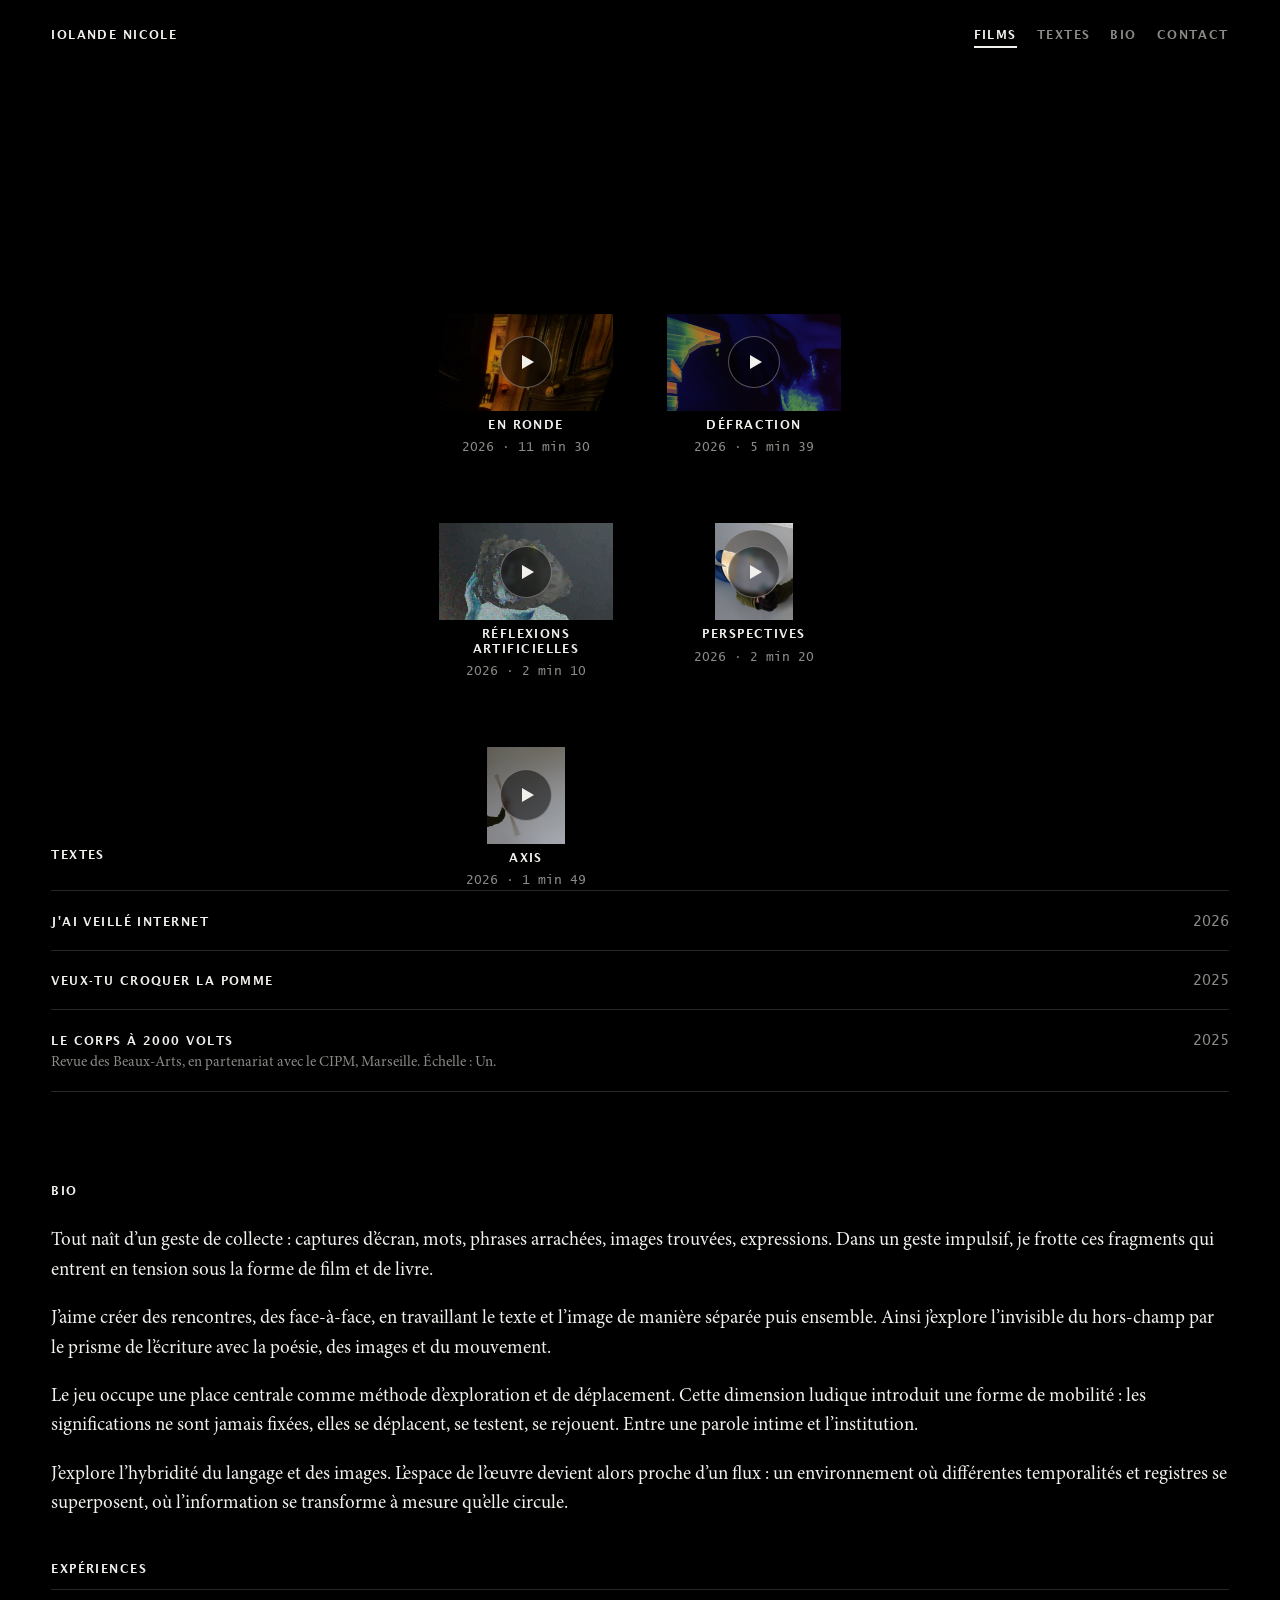
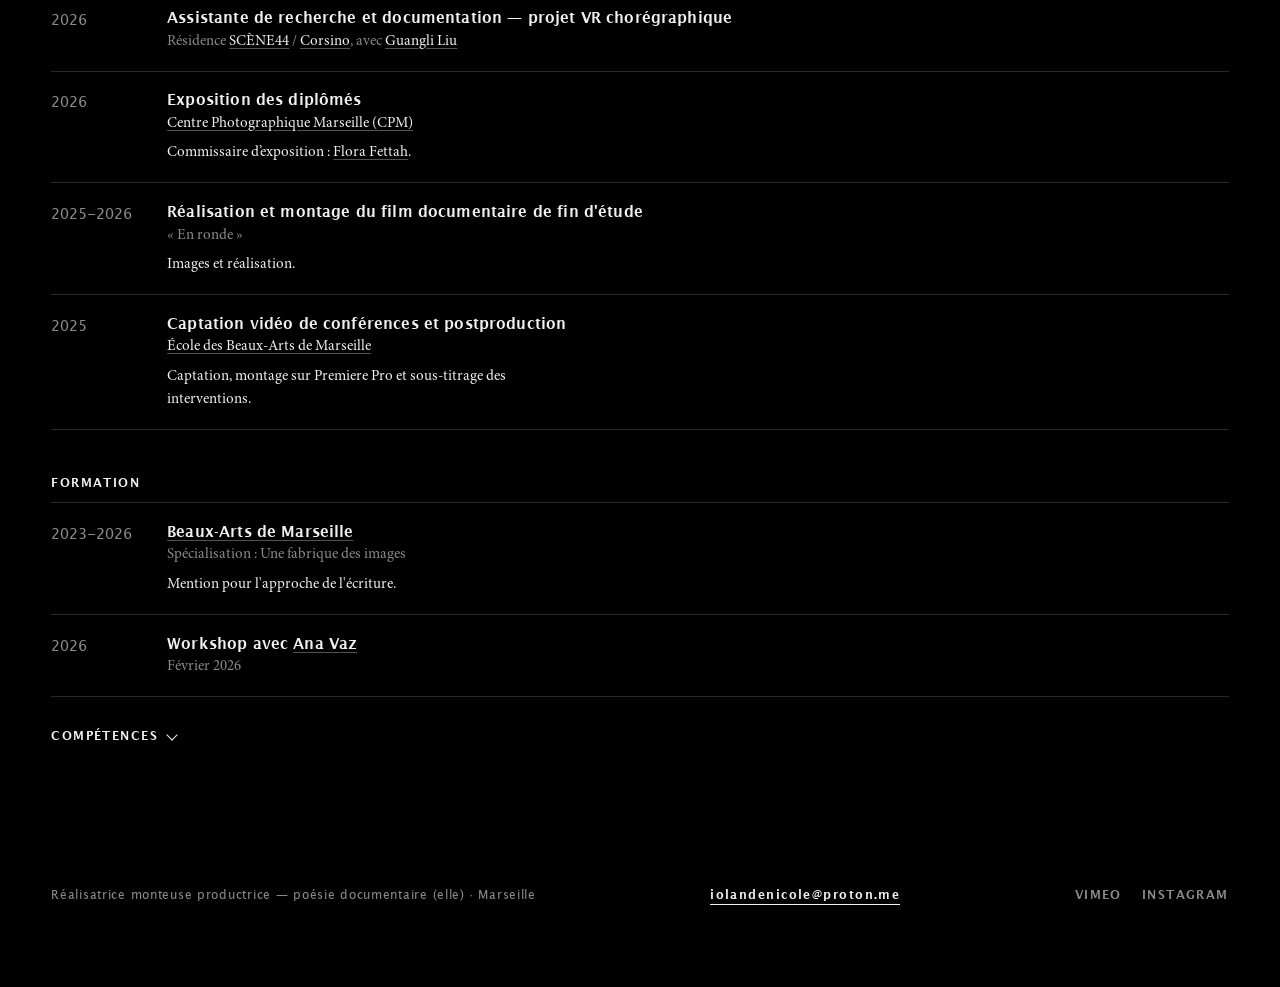
<file: index.html>
<!doctype html>
<html lang="fr">
<head>
<meta charset="utf-8">
<meta name="viewport" content="width=device-width, initial-scale=1">
<title>Iolande Nicole — Réalisatrice monteuse productrice</title>
<meta name="description" content="Poésie documentaire. Films et parcours de Iolande Nicole, basée à Marseille.">
<meta name="color-scheme" content="dark">

<meta property="og:type" content="website">
<meta property="og:title" content="Iolande Nicole — Réalisatrice monteuse productrice">
<meta property="og:description" content="Poésie documentaire. Films et parcours de Iolande Nicole, basée à Marseille.">

<link rel="preload" href="fonts/lucida-sans-demi.woff2" as="font" type="font/woff2" crossorigin>
<link rel="preload" href="fonts/minion-pro-regular.woff2" as="font" type="font/woff2" crossorigin>
<link rel="stylesheet" href="css/style.css">
</head>
<body>

<a class="skip" href="#films">Aller au contenu</a>

<header class="topbar">
  <a class="topbar__name" href="#haut" data-slot="nom">&nbsp;</a>
  <nav class="nav" aria-label="Sections du site">
    <a href="#films">Films</a>
    <a href="#textes">Textes</a>
    <a href="#bio">Bio</a>
    <a href="#contact">Contact</a>
  </nav>
</header>

<main id="haut">

  <section class="section" id="films" aria-labelledby="t-films">
    <div class="section__head section__head--masque">
      <h2 class="section__title" id="t-films">Films</h2>
    </div>
    <ul class="films" data-slot="films">
      <li class="loading">Chargement des films…</li>
    </ul>
  </section>

  <section class="section" id="textes" aria-labelledby="t-textes">
    <div class="section__head">
      <h2 class="section__title" id="t-textes">Textes</h2>
    </div>
    <ul class="textes" data-slot="textes"></ul>
  </section>

  <section class="section" id="bio" aria-labelledby="t-bio">
    <div class="section__head">
      <h2 class="section__title" id="t-bio">Bio</h2>
    </div>

    <p class="lede" data-slot="accroche" hidden></p>

    <div class="bio__body">
      <div class="prose" data-slot="a_propos"></div>
      <figure class="portrait" data-slot="portrait-figure" hidden>
        <img data-slot="portrait" alt="" loading="lazy">
      </figure>
    </div>

    <div class="cv" data-slot="cv"></div>
    <div class="skills" data-slot="competences"></div>
  </section>

</main>

<footer class="footer" id="contact">
  <p class="footer__nom">
    <span data-slot="metier-pied"></span>
    <span class="footer__lieu" data-slot="lieu"></span>
  </p>
  <p class="footer__mail">
    <a data-slot="email-lien" href="#"><span data-slot="email"></span></a>
  </p>
  <div class="social" data-slot="liens"></div>
</footer>

<div class="lightbox" id="lightbox" hidden role="dialog" aria-modal="true" aria-label="Film en lecture">
  <div class="lightbox__bar">
    <button class="lightbox__close" type="button" id="lb-close">Fermer</button>
  </div>
  <div class="lightbox__stage" id="lb-stage"></div>
  <div class="lightbox__foot">
    <div class="lightbox__caption">
      <h3 id="lb-titre"></h3>
      <div class="lightbox__texte" id="lb-texte"></div>
      <div class="lightbox__credits" id="lb-credits"></div>
    </div>
    <div class="lightbox__nav">
      <button class="lightbox__step" type="button" id="lb-prev">Précédent</button>
      <button class="lightbox__step" type="button" id="lb-next">Suivant</button>
    </div>
  </div>
</div>

<script src="js/main.js"></script>
</body>
</html>
</file>
<file: css/style.css>
/* ------------------------------------------------------------------
   Site — feuille de style
   Structure : barre de navigation en haut, un film en tête de page,
   puis les films, les textes, la bio et le parcours, puis le pied de page.
   Fond noir, composition en noir et blanc.

   Typographie, à partir des polices fournies :
     titres et repères — Lucida Sans (Normal, Demi-gras, Italique)
     textes courants   — Minion Pro
     chiffres et durées — Lucida Sans Typewriter
   Les fichiers sont dans /fonts, convertis en woff2.

   Pour changer les couleurs ou les tailles, modifiez les variables
   plus bas : elles pilotent toute la page.
------------------------------------------------------------------- */

@font-face {
  font-family: "Lucida Sans";
  src: url("../fonts/lucida-sans-regular.woff2") format("woff2");
  font-weight: 400;
  font-style: normal;
  font-display: swap;
}
@font-face {
  font-family: "Lucida Sans";
  src: url("../fonts/lucida-sans-demi.woff2") format("woff2");
  font-weight: 600 700;
  font-style: normal;
  font-display: swap;
}
@font-face {
  font-family: "Lucida Sans";
  src: url("../fonts/lucida-sans-italic.woff2") format("woff2");
  font-weight: 400;
  font-style: italic;
  font-display: swap;
}
@font-face {
  font-family: "Lucida Sans Typewriter";
  src: url("../fonts/lucida-typewriter.woff2") format("woff2");
  font-weight: 400;
  font-style: normal;
  font-display: swap;
}
@font-face {
  font-family: "Minion Pro";
  src: url("../fonts/minion-pro-regular.woff2") format("woff2");
  font-weight: 400;
  font-style: normal;
  font-display: swap;
}

:root {
  /* Couleurs */
  --ink:        #000000;
  --ink-raise:  #121212;
  --bone:       #F2F0EC;
  --bone-dim:   #8A8A86;
  --line:       rgba(242, 240, 236, 0.16);
  --line-firm:  rgba(242, 240, 236, 0.34);

  /* Typographie */
  --font-display: "Lucida Sans", "Lucida Grande", "Segoe UI", sans-serif;
  --font-body:    "Minion Pro", Georgia, "Times New Roman", serif;
  --font-mono:    "Lucida Sans Typewriter", "Lucida Console", ui-monospace, monospace;

  /* Échelle de tailles — Minion Pro a un petit œil, le corps est relevé */
  --fs-xs:      0.8125rem;
  --fs-sm:      0.9375rem;
  --fs-base:    1.1875rem;
  --fs-md:      1.1875rem;
  --fs-lg:      1.375rem;
  --fs-lede:    clamp(1.4rem, 2.8vw, 2rem);
  /* Taille commune à tous les repères en capitales : nom en haut,
     menu, titres de section, titre du film en tête. Une seule valeur
     à changer pour les ajuster tous ensemble. */
  --fs-label:   0.75rem;
  --fs-name:    var(--fs-label);

  /* Rythme */
  --gutter:     clamp(1rem, 4vw, 3.5rem);
  --stack:      clamp(3.5rem, 7vw, 6rem);

  color-scheme: dark;
}

*, *::before, *::after { box-sizing: border-box; }

html { -webkit-text-size-adjust: 100%; scroll-behavior: smooth; }

body {
  margin: 0;
  background: var(--ink);
  color: var(--bone);
  font-family: var(--font-body);
  font-size: var(--fs-base);
  font-weight: 400;
  line-height: 1.55;
  padding-inline: var(--gutter);
  padding-block: 0 clamp(3rem, 6vw, 5rem);
  -webkit-font-smoothing: antialiased;
}

img { max-width: 100%; display: block; }
a { color: inherit; }
::selection { background: var(--bone); color: var(--ink); }

:focus-visible {
  outline: 2px solid var(--bone);
  outline-offset: 3px;
  border-radius: 1px;
}

.skip {
  position: absolute;
  left: -9999px;
  background: var(--bone);
  color: var(--ink);
  padding: 0.6rem 1rem;
  font-family: var(--font-display);
  font-weight: 600;
  text-decoration: none;
}
.skip:focus { left: var(--gutter); top: 1rem; z-index: 60; }

/* --------------------------------------------------- Bandeau ----- */

.topbar {
  position: sticky;
  top: 0;
  z-index: 30;
  display: flex;
  flex-wrap: wrap;
  align-items: baseline;
  justify-content: space-between;
  gap: 0.75rem 2rem;
  background: var(--ink);
  padding-block: clamp(1rem, 2.5vw, 1.6rem);
  margin-bottom: clamp(1.5rem, 4vw, 2.5rem);
}

.topbar__name {
  font-family: var(--font-display);
  font-size: var(--fs-name);
  font-weight: 600;
  text-transform: uppercase;
  letter-spacing: 0.12em;
  text-decoration: none;
  line-height: 1;
}

.nav { display: flex; flex-wrap: wrap; gap: 1.25rem; }
.nav a {
  font-family: var(--font-display);
  font-size: var(--fs-label);
  font-weight: 600;
  text-transform: uppercase;
  letter-spacing: 0.12em;
  text-decoration: none;
  color: var(--bone-dim);
  padding-bottom: 2px;
  border-bottom: 2px solid transparent;
  transition: color 0.2s, border-color 0.2s;
}
.nav a:hover, .nav a[aria-current="true"] { color: var(--bone); border-bottom-color: var(--bone); }

/* ------------------------------------------------------ Flux ----- */

main { display: block; }

.section {
  display: flex;
  flex-direction: column;
  gap: 1.6rem;
  min-width: 0;
  scroll-margin-top: 5.5rem;
  margin-bottom: var(--stack);
}

.section__head { display: flex; align-items: center; gap: 1rem; }

/* Titre retiré de la vue mais conservé pour les lecteurs d'écran. */
.section__head--masque {
  position: absolute;
  width: 1px;
  height: 1px;
  padding: 0;
  margin: -1px;
  overflow: hidden;
  clip-path: inset(50%);
  white-space: nowrap;
}

/* Le double d'air entre la barre du haut et la première rangée de films */
#films { padding-top: clamp(7.5rem, 20vw, 12.5rem); }

.section__title {
  font-family: var(--font-display);
  font-size: var(--fs-label);
  font-weight: 600;
  text-transform: uppercase;
  letter-spacing: 0.12em;
  margin: 0;
  flex: none;
}

.lede {
  font-family: var(--font-body);
  font-size: var(--fs-lede);
  font-weight: 400;
  line-height: 1.2;
  margin: 0;
  max-width: 26ch;
  text-wrap: balance;
}

.prose { margin: 0; max-width: 62ch; }
.prose p { margin: 0 0 1em; }
.prose p:last-child { margin-bottom: 0; }

.bio__body { display: grid; gap: 2rem; align-items: start; }
@media (min-width: 52rem) {
  .bio__body { grid-template-columns: minmax(0, 1fr) minmax(12rem, 20rem); }
}
/* Sans portrait : une seule colonne, le texte prend toute la largeur. */
.bio__body--plein { grid-template-columns: minmax(0, 1fr); }
.bio__body--plein .prose { max-width: none; }
.portrait { margin: 0; aspect-ratio: 3 / 2; overflow: hidden; background: var(--ink-raise); max-width: 100%; }
.portrait img { width: 100%; height: 100%; object-fit: cover; }

/* ----------------------------------------------------- Films ----- */

/* Deux films par ligne à toutes les largeurs. Sur grand écran la grille
   est bridée en largeur pour que les vignettes restent petites. */
/* Deux films par ligne. La grille est centrée et bridée en largeur :
   les vignettes restent grandes sans jamais toucher les bords, et les
   rangées respirent plus que les colonnes. */
.films {
  display: grid;
  grid-template-columns: repeat(2, minmax(0, 1fr));
  column-gap: 13.7%;   /* proportions relevées sur la référence : */
  row-gap: 15%;        /* vignette 43,1 % de la grille, écart 13,7 % */
  margin-block: 0;
  margin-inline: auto;
  padding: 0;
  list-style: none;
}
@media (min-width: 60rem) {
  /* La grille occupe 57 % de la largeur de la page et reste centrée. */
  .films { max-width: 57vw; }
}

.film { margin: 0; min-width: 0; }

.film__btn {
  display: block;
  width: 100%;
  padding: 0;
  border: 0;
  background: none;
  color: inherit;
  font: inherit;
  text-align: left;
  cursor: pointer;
}

.frame {
  position: relative;
  aspect-ratio: 16 / 9;
  overflow: hidden;
  background: var(--ink-raise);
  max-width: 100%;
  display: grid;
  place-content: center;
  gap: 0.35rem;
  padding: 1rem;
}
.frame img {
  position: absolute;
  inset: 0;
  width: 100%;
  height: 100%;
  object-fit: cover;
  transition: transform 0.6s cubic-bezier(0.2, 0.7, 0.3, 1), opacity 0.3s;
}
.film__btn:hover .frame img,
.film__btn:focus-visible .frame img { transform: scale(1.03); opacity: 0.75; }

/* Affiche de repli quand la vignette ne charge pas */
.frame--poster { background: var(--ink-raise); }
.poster__titre {
  font-family: var(--font-display);
  font-size: var(--fs-label);
  font-weight: 600;
  text-transform: uppercase;
  letter-spacing: 0.12em;
  text-align: center;
  line-height: 1.15;
  text-wrap: balance;
}
.poster__duree {
  font-family: var(--font-mono);
  font-size: var(--fs-xs);
  color: var(--bone-dim);
  text-align: center;
  font-variant-numeric: tabular-nums;
}

/* Pastille de lecture */
.frame__play {
  position: absolute;
  left: 50%;
  top: 50%;
  width: 3.25rem;
  height: 3.25rem;
  margin: -1.625rem 0 0 -1.625rem;
  border: 1px solid var(--line-firm);
  border-radius: 50%;
  background: rgba(0, 0, 0, 0.5);
  backdrop-filter: blur(2px);
  transition: background 0.25s, border-color 0.25s;
}
.frame__play::before {
  content: "";
  position: absolute;
  left: 54%;
  top: 50%;
  transform: translate(-50%, -50%);
  border-style: solid;
  border-width: 0.45rem 0 0.45rem 0.75rem;
  border-color: transparent transparent transparent var(--bone);
  transition: border-left-color 0.25s;
}
.film__btn:hover .frame__play,
.film__btn:focus-visible .frame__play { background: var(--bone); border-color: var(--bone); }
.film__btn:hover .frame__play::before,
.film__btn:focus-visible .frame__play::before { border-left-color: var(--ink); }

/* Légende centrée sous la vignette, à 4 % de sa largeur, comme la référence */
.film__caption {
  display: flex;
  flex-direction: column;
  align-items: center;
  gap: 0.25rem;
  padding-top: 4%;
  text-align: center;
}
/* Même taille et même espacement que le titre du film en tête de page */
.film__titre {
  font-family: var(--font-display);
  font-size: var(--fs-label);
  font-weight: 600;
  text-transform: uppercase;
  letter-spacing: 0.12em;
  line-height: 1.2;
}
.film__meta {
  font-family: var(--font-mono);
  font-size: var(--fs-xs);
  color: var(--bone-dim);
  font-variant-numeric: tabular-nums;
}

/* ---------------------------------------------------- Textes ---- */

.textes { margin: 0; padding: 0; list-style: none; display: flex; flex-direction: column; }

.texte { margin: 0; min-width: 0; }

.texte__ligne {
  display: flex;
  flex-wrap: wrap;
  align-items: baseline;
  justify-content: space-between;
  gap: 0.35rem 1.5rem;
  padding-block: 1.1rem;
  border-top: 1px solid var(--line);
  color: inherit;
  text-decoration: none;
  transition: opacity 0.2s;
}
.texte:last-child .texte__ligne { border-bottom: 1px solid var(--line); }
a.texte__ligne:hover { opacity: 0.6; }

.texte__gauche { display: flex; flex-direction: column; gap: 0.15rem; min-width: 0; }

/* Même taille et même espacement que les titres de films */
.texte__titre {
  font-family: var(--font-display);
  font-size: var(--fs-label);
  font-weight: 600;
  text-transform: uppercase;
  letter-spacing: 0.12em;
  line-height: 1.2;
}
.texte__precision { font-size: var(--fs-sm); color: var(--bone-dim); }

.texte__annee {
  font-family: var(--font-mono);
  font-size: var(--fs-sm);
  color: var(--bone-dim);
  font-variant-numeric: tabular-nums;
  flex: none;
}

/* --------------------------------------------------- Parcours ---- */

.cv { display: flex; flex-direction: column; gap: 2.75rem; margin-top: 1rem; }

.cv__groupe { display: flex; flex-direction: column; gap: 0.6rem; }

.cv__titre {
  font-family: var(--font-display);
  font-size: var(--fs-label);
  font-weight: 600;
  text-transform: uppercase;
  letter-spacing: 0.12em;
  color: var(--bone);
  margin: 0;
}

.timeline { display: flex; flex-direction: column; }

.entry {
  display: grid;
  grid-template-columns: 6rem minmax(0, 1fr);
  gap: 0 1.25rem;
  padding-block: 1.1rem;
  border-top: 1px solid var(--line);
}
.entry:last-child { border-bottom: 1px solid var(--line); }

.entry__year {
  font-family: var(--font-mono);
  font-size: var(--fs-sm);
  color: var(--bone-dim);
  font-variant-numeric: tabular-nums;
  line-height: 1.7;
}
.entry__title {
  font-family: var(--font-display);
  font-size: var(--fs-sm);
  font-weight: 600;
  margin: 0;
  line-height: 1.35;
  letter-spacing: 0.01em;
}
.entry__where { color: var(--bone-dim); font-size: var(--fs-sm); margin: 0.15rem 0 0; }
.entry a { color: var(--bone); text-decoration-color: var(--line-firm); text-underline-offset: 0.2em; }
.entry a:hover { text-decoration-color: var(--bone); }
.entry__detail { font-size: var(--fs-sm); margin: 0.4rem 0 0; max-width: 60ch; }

.entry__points {
  margin: 0.55rem 0 0;
  padding: 0;
  list-style: none;
  display: flex;
  flex-direction: column;
  gap: 0.3rem;
  font-size: var(--fs-sm);
  max-width: 60ch;
}
.entry__points li { display: flex; gap: 0.65rem; }
.entry__points li::before { content: "—"; color: var(--bone-dim); flex: none; }

@media (max-width: 34rem) {
  .entry { grid-template-columns: 1fr; gap: 0.3rem; }
}

.skills { display: flex; flex-direction: column; }

/* Bloc repliable : fermé au chargement, ouvert au clic */
.skills__bouton {
  display: flex;
  align-items: center;
  gap: 0.6rem;
  cursor: pointer;
  list-style: none;
  padding-block: 0.3rem;
  transition: color 0.2s;
}
.skills__bouton::-webkit-details-marker { display: none; }
.skills__bouton::after {
  content: "";
  width: 0.5rem;
  height: 0.5rem;
  border-right: 1.5px solid currentColor;
  border-bottom: 1.5px solid currentColor;
  transform: translateY(-2px) rotate(45deg);
  transition: transform 0.2s;
}
.skills__repli[open] .skills__bouton::after { transform: translateY(1px) rotate(-135deg); }
.skills__bouton:hover { color: var(--bone-dim); }

.skills__repli .skills__list { margin-top: 0.6rem; }

.skills__list {
  display: grid;
  grid-template-columns: 6rem minmax(0, 1fr);
  gap: 0 1.25rem;
  margin: 0;
  font-size: var(--fs-sm);
}
.skills__list dt {
  font-family: var(--font-display);
  font-weight: 600;
  font-size: var(--fs-xs);
  text-transform: uppercase;
  letter-spacing: 0.06em;
  color: var(--bone-dim);
  padding-block: 0.5rem;
  border-top: 1px solid var(--line);
}
.skills__list dd {
  margin: 0;
  padding-block: 0.45rem;
  border-top: 1px solid var(--line);
  min-width: 0;
}
@media (max-width: 34rem) {
  .skills__list { grid-template-columns: 1fr; gap: 0; }
  .skills__list dd { border-top: 0; padding-top: 0; padding-bottom: 0.6rem; }
}

/* ------------------------------------------------- Pied de page -- */

.footer {
  display: flex;
  flex-wrap: wrap;
  align-items: baseline;
  justify-content: space-between;
  gap: 1rem 2.5rem;
  padding-top: 2.5rem;
  scroll-margin-top: 5.5rem;
}

/* Pied de page : tout est à la taille et à l'espacement du menu du haut. */
.footer__nom {
  margin: 0;
  font-family: var(--font-display);
  font-size: var(--fs-label);
  letter-spacing: 0.06em;
  color: var(--bone-dim);
  min-width: 0;
}
.footer__lieu::before { content: " · "; }

.footer__mail { margin: 0; min-width: 0; }
.footer__mail a {
  font-family: var(--font-display);
  font-size: var(--fs-label);
  font-weight: 600;
  letter-spacing: 0.12em;
  text-decoration: none;
  border-bottom: 1px solid var(--bone);
  padding-bottom: 2px;
  overflow-wrap: anywhere;
  transition: opacity 0.2s;
}
.footer__mail a:hover { opacity: 0.6; }

.social { display: flex; flex-wrap: wrap; gap: 1.25rem; }
.social a {
  font-family: var(--font-display);
  font-size: var(--fs-label);
  font-weight: 600;
  text-transform: uppercase;
  letter-spacing: 0.12em;
  color: var(--bone-dim);
  text-decoration: none;
  padding-bottom: 2px;
  border-bottom: 2px solid transparent;
  transition: color 0.2s, border-color 0.2s;
}
.social a:hover { color: var(--bone); border-bottom-color: var(--bone); }

/* --------------------------------------------------- Lecteur ----- */

.lightbox {
  position: fixed;
  inset: 0;
  z-index: 50;
  background: rgba(0, 0, 0, 0.97);
  display: grid;
  grid-template-rows: auto 1fr auto;
  padding: clamp(0.75rem, 3vw, 2rem);
  gap: 1rem;
}
.lightbox[hidden] { display: none !important; }

.lightbox__bar { display: flex; justify-content: flex-end; }

.lightbox__close,
.lightbox__step {
  font-family: var(--font-display);
  font-size: var(--fs-xs);
  font-weight: 600;
  text-transform: uppercase;
  letter-spacing: 0.08em;
  background: transparent;
  color: var(--bone);
  border: 1px solid var(--line-firm);
  padding: 0.5rem 0.9rem;
  cursor: pointer;
  transition: background 0.2s, color 0.2s, border-color 0.2s;
}
.lightbox__close:hover,
.lightbox__step:hover { background: var(--bone); color: var(--ink); border-color: var(--bone); }

.lightbox__stage { display: grid; place-items: center; min-height: 0; }

.player {
  position: relative;
  width: min(100%, 68rem);
  max-height: 100%;
  aspect-ratio: 16 / 9;
  background: #000;
  overflow: hidden;
}
.player iframe { position: absolute; inset: 0; width: 100%; height: 100%; border: 0; }
.player--lien img { position: absolute; inset: 0; width: 100%; height: 100%; object-fit: cover; opacity: 0.4; }
.player__lien {
  position: absolute;
  left: 50%;
  top: 50%;
  transform: translate(-50%, -50%);
  font-family: var(--font-display);
  font-size: var(--fs-sm);
  font-weight: 600;
  text-transform: uppercase;
  letter-spacing: 0.06em;
  background: var(--bone);
  color: var(--ink);
  text-decoration: none;
  padding: 0.7rem 1.4rem;
  white-space: nowrap;
}

.lightbox__foot {
  display: flex;
  flex-wrap: wrap;
  justify-content: space-between;
  align-items: flex-end;
  gap: 1rem;
}
/* Le texte peut être long : il défile dans son coin plutôt que de
   pousser le lecteur vidéo hors de l'écran. */
.lightbox__caption {
  min-width: 0;
  max-width: 54ch;
  max-height: 32vh;
  overflow-y: auto;
  display: flex;
  flex-direction: column;
  gap: 0.3rem;
}
.lightbox__caption h3 {
  font-family: var(--font-display);
  font-size: var(--fs-md);
  font-weight: 600;
  text-transform: uppercase;
  letter-spacing: 0.03em;
  margin: 0;
}
.lightbox__caption p { margin: 0 0 0.6em; font-size: var(--fs-sm); color: var(--bone-dim); }
.lightbox__caption p:last-child { margin-bottom: 0; }
.lightbox__caption a { color: var(--bone); text-decoration-color: var(--line-firm); text-underline-offset: 0.2em; }
.lightbox__caption a:hover { text-decoration-color: var(--bone); }

.lightbox__credits { margin-top: 0.35rem; }
.lightbox__credits p { font-size: var(--fs-xs); line-height: 1.6; }
.lightbox__nav { display: flex; gap: 0.5rem; flex: none; }

/* ----------------------------------------------------- Divers ---- */

.loading { color: var(--bone-dim); font-size: var(--fs-sm); list-style: none; }

@media (prefers-reduced-motion: reduce) {
  html { scroll-behavior: auto; }
  *, *::before, *::after {
    animation-duration: 0.01ms !important;
    transition-duration: 0.01ms !important;
  }
}
</file>
